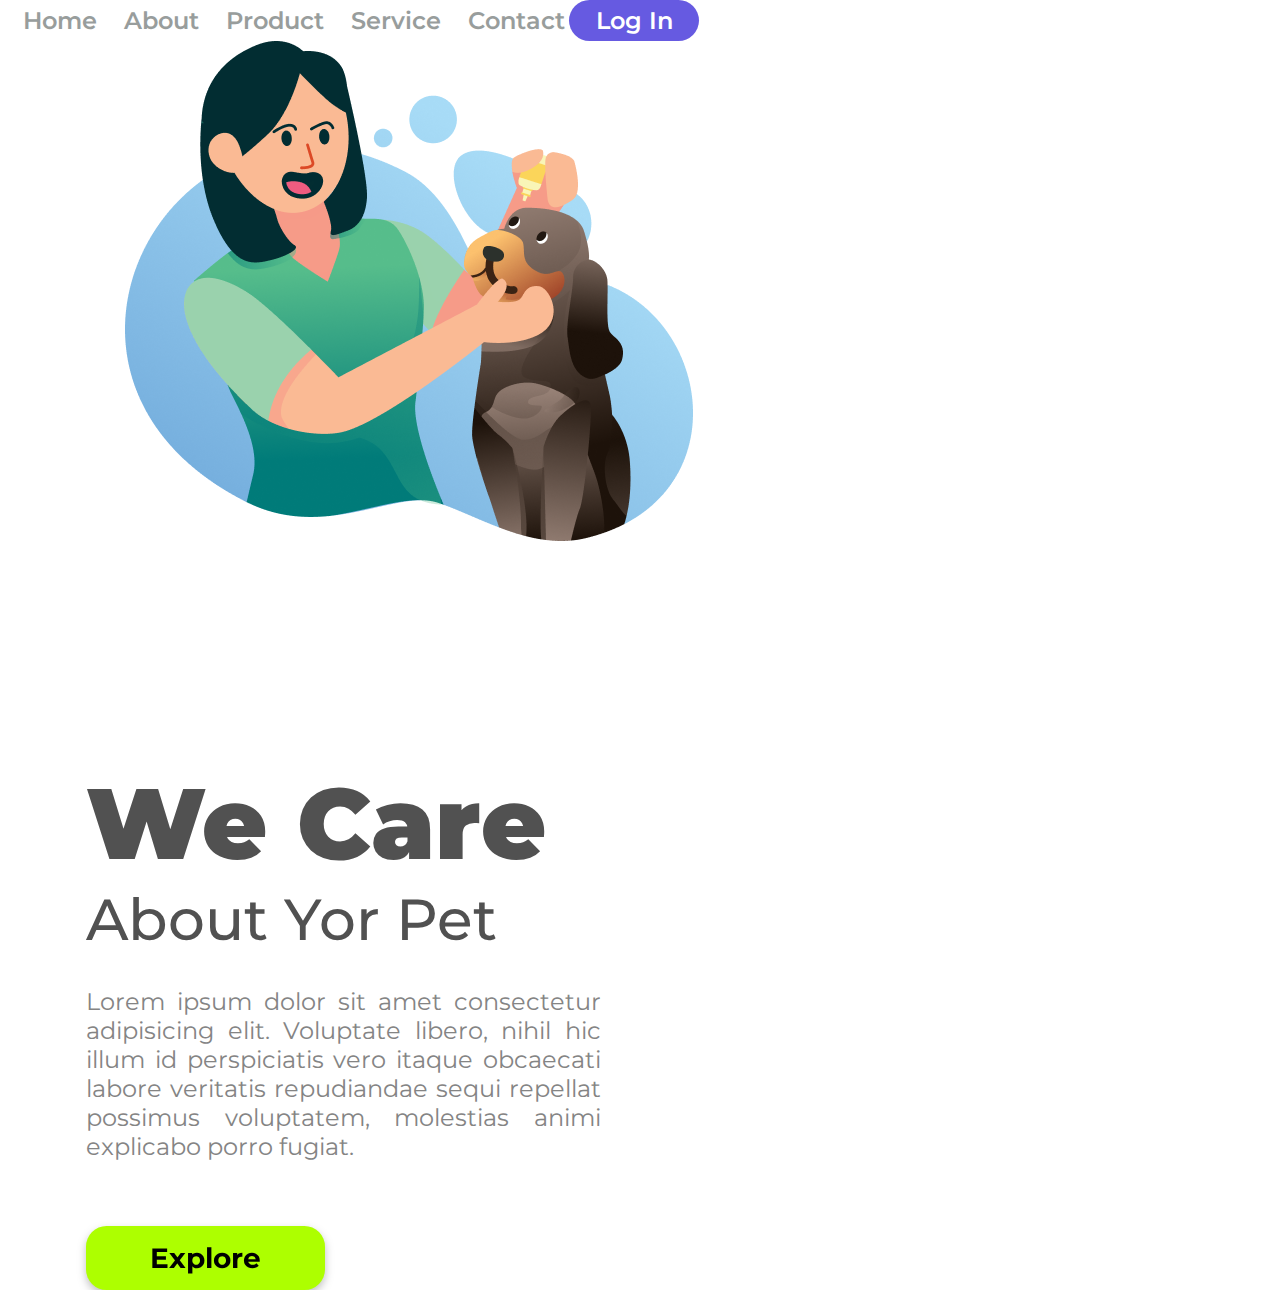
<file: projeto we care/index.html>
<!DOCTYPE html>
<html lang="pt-br">
<head>
    <meta charset="UTF-8">
    <meta http-equiv="X-UA-Compatible" content="IE=edge">
    <meta name="viewport" content="width=device-width, initial-scale=1.0">
    <link href="./styles.css" rel="stylesheet"
    <link rel="preconnect" href="https://fonts.googleapis.com">
    <link rel="preconnect" href="https://fonts.gstatic.com" crossorigin>
    <link href="https://fonts.googleapis.com/css2?family=Montserrat:wght@400;500;600;700;900&display=swap" rel="stylesheet">
    <title>We Care</title>
</head>
<body>
    <head>
        <a class="link-header">Home</a>
        <a class="link-header">About</a>
        <a class="link-header">Product</a>
        <a class="link-header">Service</a>
        <a class="link-header">Contact</a>
        <button class="button-header">Log In</button>

    </head>
    
    <main>
        <img src="./img/We care.png" alt="We Care" class="logo-image">
        <aside>
        <h1>We Care</h1>
        <h2>About Yor Pet</h2>
        <p>Lorem ipsum dolor sit amet consectetur adipisicing elit. Voluptate libero, nihil hic illum id perspiciatis vero itaque obcaecati labore veritatis repudiandae sequi repellat possimus voluptatem, molestias animi explicabo porro fugiat.</p>
        <button class="button-main">Explore</button>
      </aside>
    </main>
</body>
</html>
</file>
